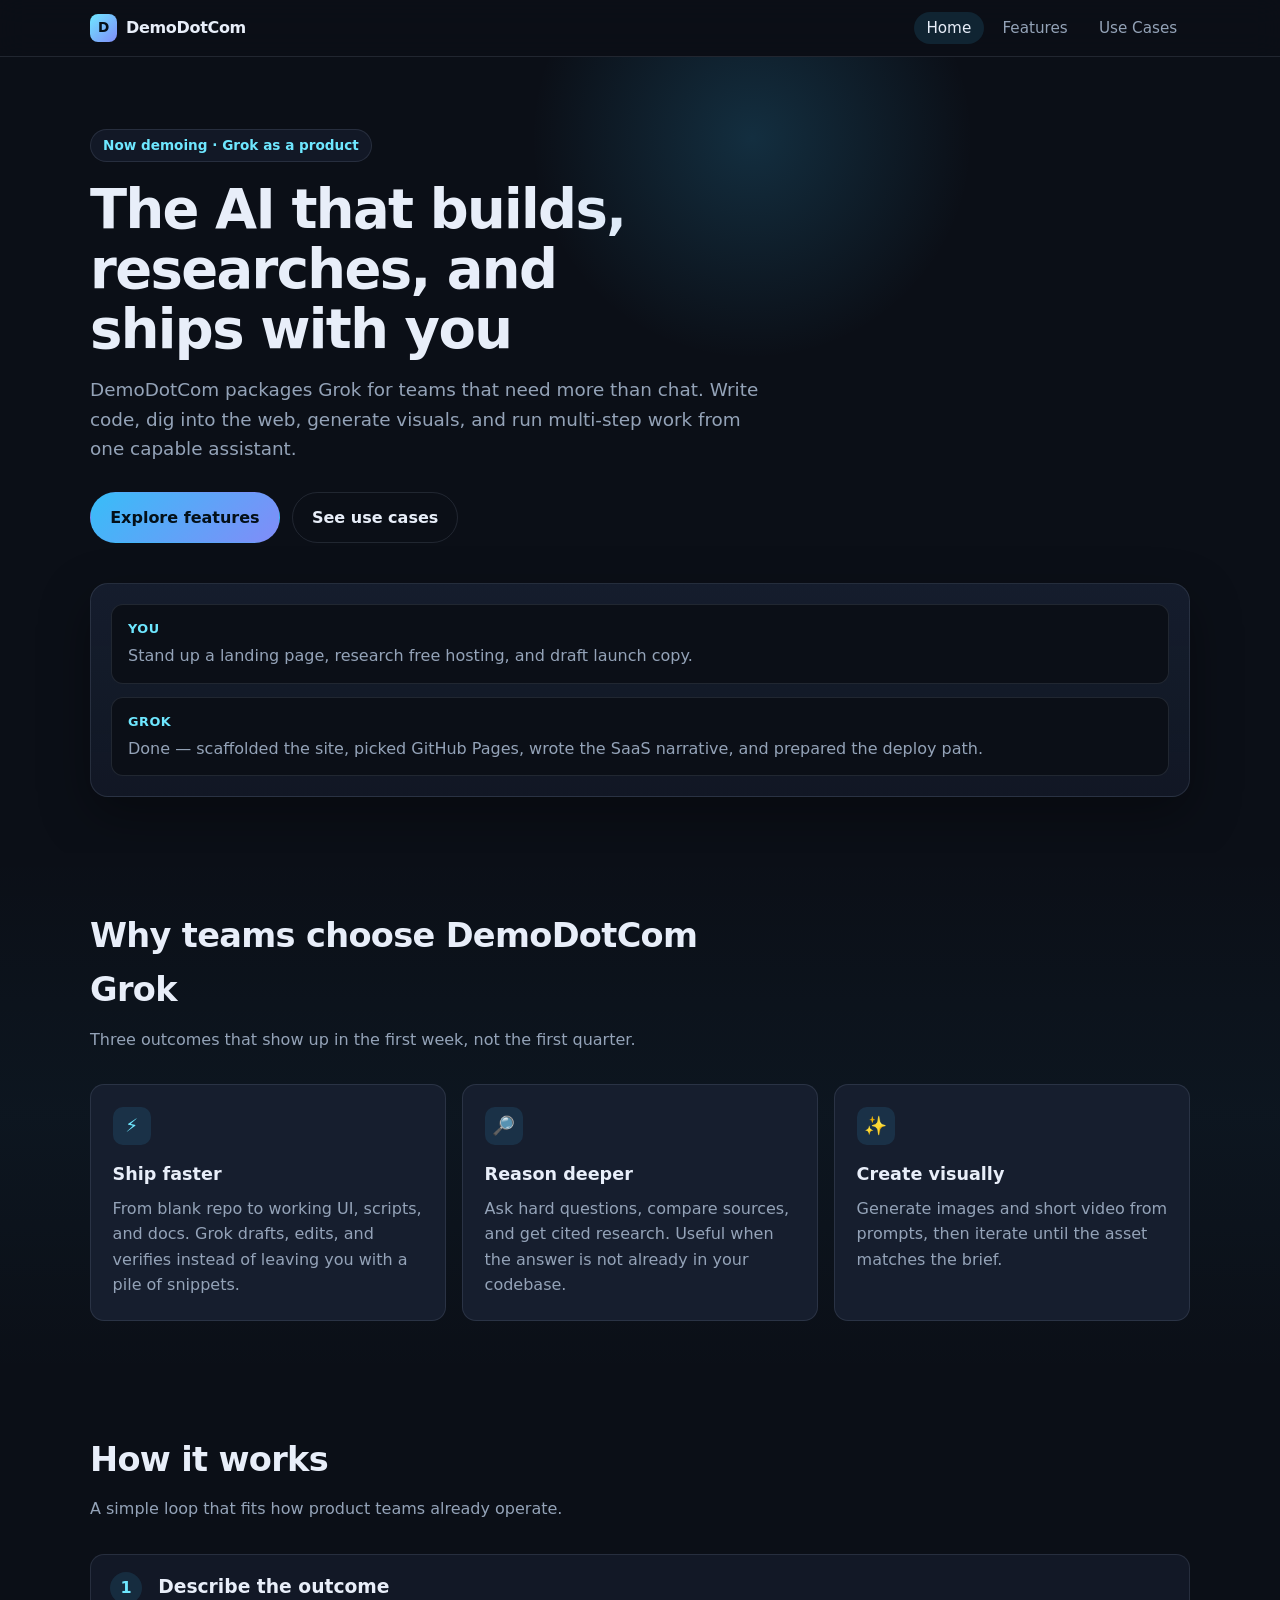
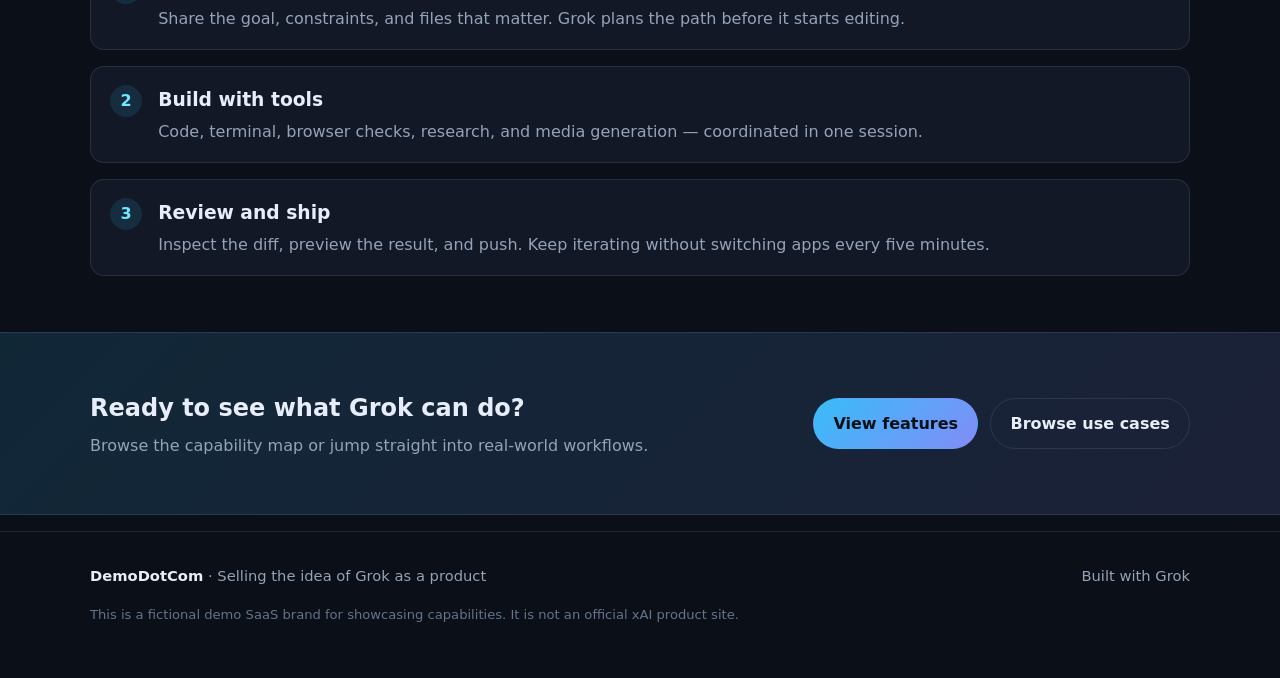
<file: index.html>
<!DOCTYPE html>
<html lang="en">
<head>
  <meta charset="UTF-8">
  <meta name="viewport" content="width=device-width, initial-scale=1">
  <title>DemoDotCom — Ship faster with Grok</title>
  <meta name="description" content="DemoDotCom is a demo SaaS site showcasing Grok: build software, research the web, and create assets with one AI product.">
  <link rel="stylesheet" href="./css/styles.css">
</head>
<body>
  <header class="site-header">
    <div class="container nav">
      <a class="logo" href="./index.html">
        <span class="logo-mark" aria-hidden="true">D</span>
        DemoDotCom
      </a>
      <button class="nav-toggle" type="button" aria-expanded="false" aria-controls="site-nav">Menu</button>
      <ul class="nav-links" id="site-nav">
        <li><a href="./index.html" aria-current="page">Home</a></li>
        <li><a href="./features.html">Features</a></li>
        <li><a href="./use-cases.html">Use Cases</a></li>
      </ul>
    </div>
  </header>

  <main>
    <section class="hero">
      <div class="container">
        <div class="eyebrow">Now demoing · Grok as a product</div>
        <h1>The AI that builds, researches, and ships with you</h1>
        <p class="hero-lead">
          DemoDotCom packages Grok for teams that need more than chat.
          Write code, dig into the web, generate visuals, and run multi-step work
          from one capable assistant.
        </p>
        <div class="btn-row">
          <a class="btn btn-primary" href="./features.html">Explore features</a>
          <a class="btn btn-secondary" href="./use-cases.html">See use cases</a>
        </div>

        <div class="hero-panel" aria-label="Example conversation">
          <div class="chat-line">
            <strong>You</strong>
            <p>Stand up a landing page, research free hosting, and draft launch copy.</p>
          </div>
          <div class="chat-line">
            <strong>Grok</strong>
            <p>Done — scaffolded the site, picked GitHub Pages, wrote the SaaS narrative, and prepared the deploy path.</p>
          </div>
        </div>
      </div>
    </section>

    <section class="pillars">
      <div class="container">
        <div class="section-head">
          <h2>Why teams choose DemoDotCom Grok</h2>
          <p>Three outcomes that show up in the first week, not the first quarter.</p>
        </div>
        <div class="grid-3">
          <article class="card">
            <div class="icon" aria-hidden="true">⚡</div>
            <h3>Ship faster</h3>
            <p>From blank repo to working UI, scripts, and docs. Grok drafts, edits, and verifies instead of leaving you with a pile of snippets.</p>
          </article>
          <article class="card">
            <div class="icon" aria-hidden="true">🔎</div>
            <h3>Reason deeper</h3>
            <p>Ask hard questions, compare sources, and get cited research. Useful when the answer is not already in your codebase.</p>
          </article>
          <article class="card">
            <div class="icon" aria-hidden="true">✨</div>
            <h3>Create visually</h3>
            <p>Generate images and short video from prompts, then iterate until the asset matches the brief.</p>
          </article>
        </div>
      </div>
    </section>

    <section>
      <div class="container">
        <div class="section-head">
          <h2>How it works</h2>
          <p>A simple loop that fits how product teams already operate.</p>
        </div>
        <div class="steps">
          <div class="step">
            <div class="step-num">1</div>
            <div>
              <h3>Describe the outcome</h3>
              <p>Share the goal, constraints, and files that matter. Grok plans the path before it starts editing.</p>
            </div>
          </div>
          <div class="step">
            <div class="step-num">2</div>
            <div>
              <h3>Build with tools</h3>
              <p>Code, terminal, browser checks, research, and media generation — coordinated in one session.</p>
            </div>
          </div>
          <div class="step">
            <div class="step-num">3</div>
            <div>
              <h3>Review and ship</h3>
              <p>Inspect the diff, preview the result, and push. Keep iterating without switching apps every five minutes.</p>
            </div>
          </div>
        </div>
      </div>
    </section>

    <section class="cta-band">
      <div class="container inner">
        <div>
          <h2>Ready to see what Grok can do?</h2>
          <p>Browse the capability map or jump straight into real-world workflows.</p>
        </div>
        <div class="btn-row">
          <a class="btn btn-primary" href="./features.html">View features</a>
          <a class="btn btn-secondary" href="./use-cases.html">Browse use cases</a>
        </div>
      </div>
    </section>
  </main>

  <footer class="site-footer">
    <div class="container">
      <div class="footer-grid">
        <div><strong>DemoDotCom</strong> · Selling the idea of Grok as a product</div>
        <div>Built with Grok</div>
      </div>
      <p class="disclaimer">This is a fictional demo SaaS brand for showcasing capabilities. It is not an official xAI product site.</p>
    </div>
  </footer>

  <script src="./js/main.js"></script>
</body>
</html>
</file>
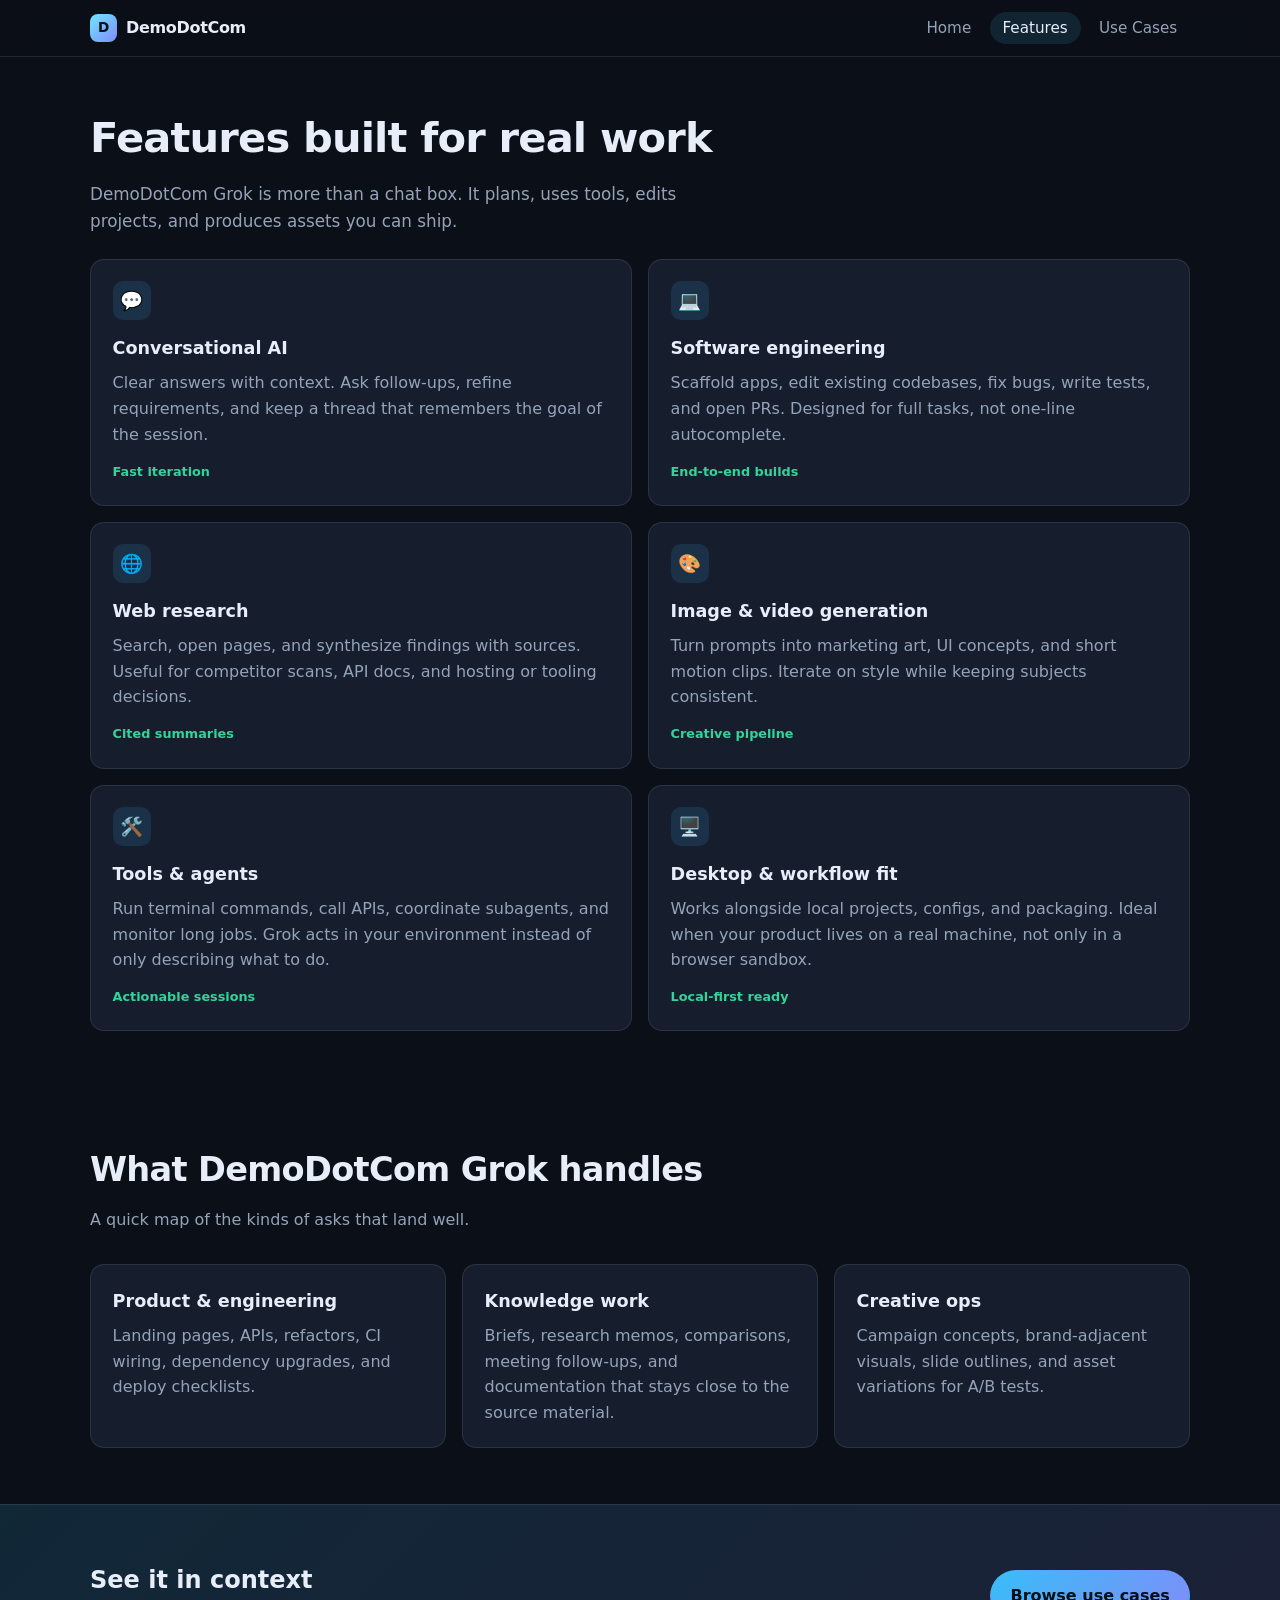
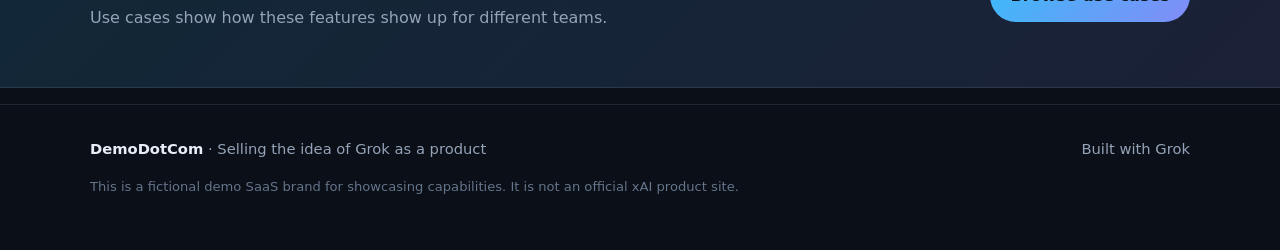
<file: features.html>
<!DOCTYPE html>
<html lang="en">
<head>
  <meta charset="UTF-8">
  <meta name="viewport" content="width=device-width, initial-scale=1">
  <title>Features — DemoDotCom</title>
  <meta name="description" content="Explore DemoDotCom Grok features: coding, research, image generation, agents, and desktop workflows.">
  <link rel="stylesheet" href="./css/styles.css">
</head>
<body>
  <header class="site-header">
    <div class="container nav">
      <a class="logo" href="./index.html">
        <span class="logo-mark" aria-hidden="true">D</span>
        DemoDotCom
      </a>
      <button class="nav-toggle" type="button" aria-expanded="false" aria-controls="site-nav">Menu</button>
      <ul class="nav-links" id="site-nav">
        <li><a href="./index.html">Home</a></li>
        <li><a href="./features.html" aria-current="page">Features</a></li>
        <li><a href="./use-cases.html">Use Cases</a></li>
      </ul>
    </div>
  </header>

  <main>
    <section class="page-hero">
      <div class="container">
        <h1>Features built for real work</h1>
        <p>
          DemoDotCom Grok is more than a chat box. It plans, uses tools, edits projects,
          and produces assets you can ship.
        </p>
      </div>
    </section>

    <section class="feature-list" style="padding-top: 0;">
      <div class="container grid-2">
        <article class="card">
          <div class="icon" aria-hidden="true">💬</div>
          <h3>Conversational AI</h3>
          <p>Clear answers with context. Ask follow-ups, refine requirements, and keep a thread that remembers the goal of the session.</p>
          <span class="tag">Fast iteration</span>
        </article>
        <article class="card">
          <div class="icon" aria-hidden="true">💻</div>
          <h3>Software engineering</h3>
          <p>Scaffold apps, edit existing codebases, fix bugs, write tests, and open PRs. Designed for full tasks, not one-line autocomplete.</p>
          <span class="tag">End-to-end builds</span>
        </article>
        <article class="card">
          <div class="icon" aria-hidden="true">🌐</div>
          <h3>Web research</h3>
          <p>Search, open pages, and synthesize findings with sources. Useful for competitor scans, API docs, and hosting or tooling decisions.</p>
          <span class="tag">Cited summaries</span>
        </article>
        <article class="card">
          <div class="icon" aria-hidden="true">🎨</div>
          <h3>Image &amp; video generation</h3>
          <p>Turn prompts into marketing art, UI concepts, and short motion clips. Iterate on style while keeping subjects consistent.</p>
          <span class="tag">Creative pipeline</span>
        </article>
        <article class="card">
          <div class="icon" aria-hidden="true">🛠️</div>
          <h3>Tools &amp; agents</h3>
          <p>Run terminal commands, call APIs, coordinate subagents, and monitor long jobs. Grok acts in your environment instead of only describing what to do.</p>
          <span class="tag">Actionable sessions</span>
        </article>
        <article class="card">
          <div class="icon" aria-hidden="true">🖥️</div>
          <h3>Desktop &amp; workflow fit</h3>
          <p>Works alongside local projects, configs, and packaging. Ideal when your product lives on a real machine, not only in a browser sandbox.</p>
          <span class="tag">Local-first ready</span>
        </article>
      </div>
    </section>

    <section>
      <div class="container">
        <div class="section-head">
          <h2>What DemoDotCom Grok handles</h2>
          <p>A quick map of the kinds of asks that land well.</p>
        </div>
        <div class="grid-3">
          <article class="card">
            <h3>Product &amp; engineering</h3>
            <p>Landing pages, APIs, refactors, CI wiring, dependency upgrades, and deploy checklists.</p>
          </article>
          <article class="card">
            <h3>Knowledge work</h3>
            <p>Briefs, research memos, comparisons, meeting follow-ups, and documentation that stays close to the source material.</p>
          </article>
          <article class="card">
            <h3>Creative ops</h3>
            <p>Campaign concepts, brand-adjacent visuals, slide outlines, and asset variations for A/B tests.</p>
          </article>
        </div>
      </div>
    </section>

    <section class="cta-band">
      <div class="container inner">
        <div>
          <h2>See it in context</h2>
          <p>Use cases show how these features show up for different teams.</p>
        </div>
        <a class="btn btn-primary" href="./use-cases.html">Browse use cases</a>
      </div>
    </section>
  </main>

  <footer class="site-footer">
    <div class="container">
      <div class="footer-grid">
        <div><strong>DemoDotCom</strong> · Selling the idea of Grok as a product</div>
        <div>Built with Grok</div>
      </div>
      <p class="disclaimer">This is a fictional demo SaaS brand for showcasing capabilities. It is not an official xAI product site.</p>
    </div>
  </footer>

  <script src="./js/main.js"></script>
</body>
</html>
</file>
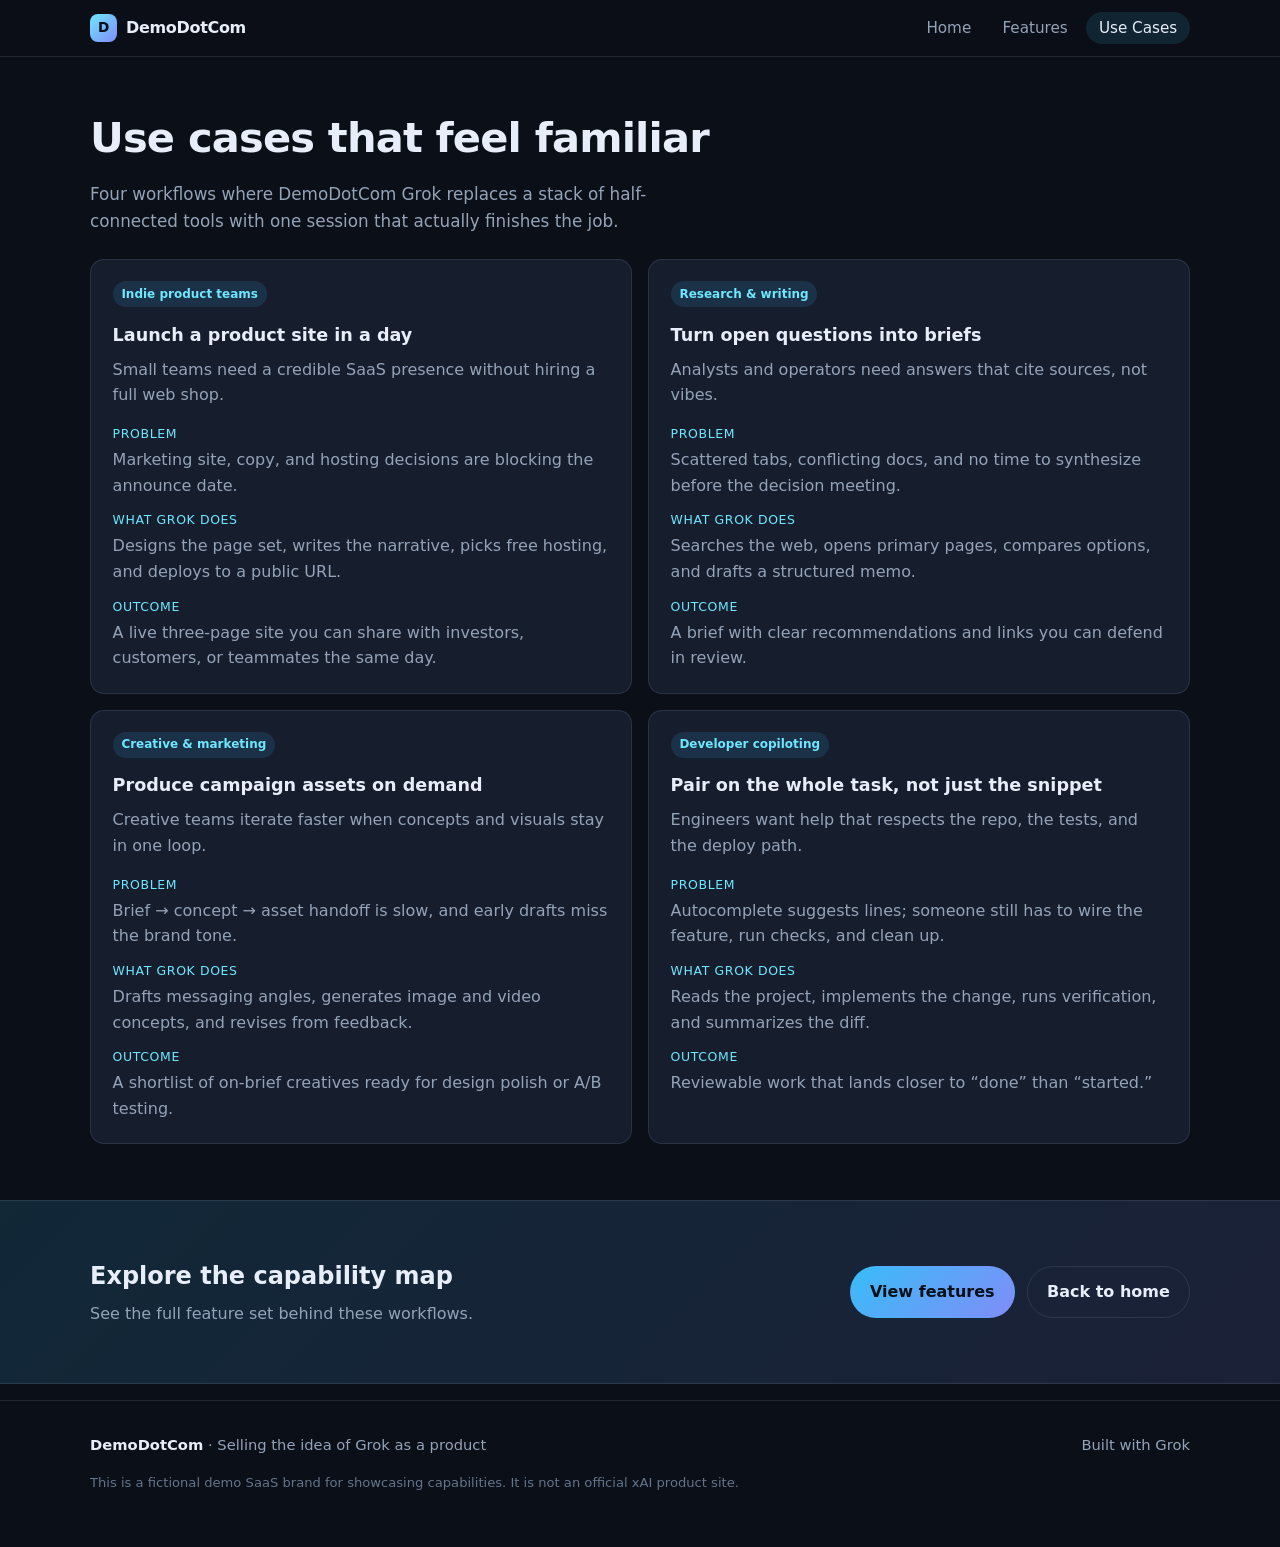
<file: use-cases.html>
<!DOCTYPE html>
<html lang="en">
<head>
  <meta charset="UTF-8">
  <meta name="viewport" content="width=device-width, initial-scale=1">
  <title>Use Cases — DemoDotCom</title>
  <meta name="description" content="DemoDotCom use cases: indie product teams, research and writing, creative marketing, and developer copiloting with Grok.">
  <link rel="stylesheet" href="./css/styles.css">
</head>
<body>
  <header class="site-header">
    <div class="container nav">
      <a class="logo" href="./index.html">
        <span class="logo-mark" aria-hidden="true">D</span>
        DemoDotCom
      </a>
      <button class="nav-toggle" type="button" aria-expanded="false" aria-controls="site-nav">Menu</button>
      <ul class="nav-links" id="site-nav">
        <li><a href="./index.html">Home</a></li>
        <li><a href="./features.html">Features</a></li>
        <li><a href="./use-cases.html" aria-current="page">Use Cases</a></li>
      </ul>
    </div>
  </header>

  <main>
    <section class="page-hero">
      <div class="container">
        <h1>Use cases that feel familiar</h1>
        <p>
          Four workflows where DemoDotCom Grok replaces a stack of half-connected tools
          with one session that actually finishes the job.
        </p>
      </div>
    </section>

    <section style="padding-top: 0;">
      <div class="container grid-2">
        <article class="card use-case">
          <div class="meta">
            <span class="badge">Indie product teams</span>
          </div>
          <h3>Launch a product site in a day</h3>
          <p>Small teams need a credible SaaS presence without hiring a full web shop.</p>
          <dl>
            <div>
              <dt>Problem</dt>
              <dd>Marketing site, copy, and hosting decisions are blocking the announce date.</dd>
            </div>
            <div>
              <dt>What Grok does</dt>
              <dd>Designs the page set, writes the narrative, picks free hosting, and deploys to a public URL.</dd>
            </div>
            <div>
              <dt>Outcome</dt>
              <dd>A live three-page site you can share with investors, customers, or teammates the same day.</dd>
            </div>
          </dl>
        </article>

        <article class="card use-case">
          <div class="meta">
            <span class="badge">Research &amp; writing</span>
          </div>
          <h3>Turn open questions into briefs</h3>
          <p>Analysts and operators need answers that cite sources, not vibes.</p>
          <dl>
            <div>
              <dt>Problem</dt>
              <dd>Scattered tabs, conflicting docs, and no time to synthesize before the decision meeting.</dd>
            </div>
            <div>
              <dt>What Grok does</dt>
              <dd>Searches the web, opens primary pages, compares options, and drafts a structured memo.</dd>
            </div>
            <div>
              <dt>Outcome</dt>
              <dd>A brief with clear recommendations and links you can defend in review.</dd>
            </div>
          </dl>
        </article>

        <article class="card use-case">
          <div class="meta">
            <span class="badge">Creative &amp; marketing</span>
          </div>
          <h3>Produce campaign assets on demand</h3>
          <p>Creative teams iterate faster when concepts and visuals stay in one loop.</p>
          <dl>
            <div>
              <dt>Problem</dt>
              <dd>Brief → concept → asset handoff is slow, and early drafts miss the brand tone.</dd>
            </div>
            <div>
              <dt>What Grok does</dt>
              <dd>Drafts messaging angles, generates image and video concepts, and revises from feedback.</dd>
            </div>
            <div>
              <dt>Outcome</dt>
              <dd>A shortlist of on-brief creatives ready for design polish or A/B testing.</dd>
            </div>
          </dl>
        </article>

        <article class="card use-case">
          <div class="meta">
            <span class="badge">Developer copiloting</span>
          </div>
          <h3>Pair on the whole task, not just the snippet</h3>
          <p>Engineers want help that respects the repo, the tests, and the deploy path.</p>
          <dl>
            <div>
              <dt>Problem</dt>
              <dd>Autocomplete suggests lines; someone still has to wire the feature, run checks, and clean up.</dd>
            </div>
            <div>
              <dt>What Grok does</dt>
              <dd>Reads the project, implements the change, runs verification, and summarizes the diff.</dd>
            </div>
            <div>
              <dt>Outcome</dt>
              <dd>Reviewable work that lands closer to “done” than “started.”</dd>
            </div>
          </dl>
        </article>
      </div>
    </section>

    <section class="cta-band">
      <div class="container inner">
        <div>
          <h2>Explore the capability map</h2>
          <p>See the full feature set behind these workflows.</p>
        </div>
        <div class="btn-row">
          <a class="btn btn-primary" href="./features.html">View features</a>
          <a class="btn btn-secondary" href="./index.html">Back to home</a>
        </div>
      </div>
    </section>
  </main>

  <footer class="site-footer">
    <div class="container">
      <div class="footer-grid">
        <div><strong>DemoDotCom</strong> · Selling the idea of Grok as a product</div>
        <div>Built with Grok</div>
      </div>
      <p class="disclaimer">This is a fictional demo SaaS brand for showcasing capabilities. It is not an official xAI product site.</p>
    </div>
  </footer>

  <script src="./js/main.js"></script>
</body>
</html>
</file>
<file: css/styles.css>
/* DemoDotCom — SaaS demo styles */
:root {
  --bg: #0b0f17;
  --bg-elevated: #121826;
  --bg-card: #161e2e;
  --border: rgba(148, 163, 184, 0.16);
  --text: #e8eef9;
  --text-muted: #94a3b8;
  --accent: #6ee7ff;
  --accent-strong: #38bdf8;
  --accent-soft: rgba(56, 189, 248, 0.12);
  --success: #34d399;
  --radius: 14px;
  --shadow: 0 18px 50px rgba(0, 0, 0, 0.35);
  --font: "Segoe UI", system-ui, -apple-system, sans-serif;
  --max: 1100px;
}

*,
*::before,
*::after {
  box-sizing: border-box;
}

html {
  scroll-behavior: smooth;
}

body {
  margin: 0;
  font-family: var(--font);
  background: var(--bg);
  color: var(--text);
  line-height: 1.6;
  min-height: 100vh;
}

img {
  max-width: 100%;
  display: block;
}

a {
  color: var(--accent-strong);
  text-decoration: none;
}

a:hover {
  text-decoration: underline;
}

.container {
  width: min(100% - 2rem, var(--max));
  margin-inline: auto;
}

/* Header */
.site-header {
  position: sticky;
  top: 0;
  z-index: 100;
  backdrop-filter: blur(14px);
  background: rgba(11, 15, 23, 0.82);
  border-bottom: 1px solid var(--border);
}

.nav {
  display: flex;
  align-items: center;
  justify-content: space-between;
  gap: 1rem;
  padding: 0.9rem 0;
}

.logo {
  display: inline-flex;
  align-items: center;
  gap: 0.55rem;
  color: var(--text);
  font-weight: 700;
  letter-spacing: -0.02em;
  text-decoration: none;
}

.logo:hover {
  text-decoration: none;
}

.logo-mark {
  width: 1.7rem;
  height: 1.7rem;
  border-radius: 8px;
  background: linear-gradient(135deg, var(--accent), #818cf8);
  display: grid;
  place-items: center;
  color: #041018;
  font-size: 0.85rem;
  font-weight: 800;
}

.nav-links {
  display: flex;
  align-items: center;
  gap: 0.35rem;
  list-style: none;
  margin: 0;
  padding: 0;
}

.nav-links a {
  color: var(--text-muted);
  padding: 0.45rem 0.8rem;
  border-radius: 999px;
  text-decoration: none;
  font-size: 0.95rem;
}

.nav-links a:hover,
.nav-links a[aria-current="page"] {
  color: var(--text);
  background: var(--accent-soft);
  text-decoration: none;
}

.nav-toggle {
  display: none;
  background: transparent;
  border: 1px solid var(--border);
  color: var(--text);
  border-radius: 10px;
  padding: 0.45rem 0.7rem;
  cursor: pointer;
}

/* Buttons */
.btn {
  display: inline-flex;
  align-items: center;
  justify-content: center;
  gap: 0.4rem;
  padding: 0.75rem 1.2rem;
  border-radius: 999px;
  font-weight: 600;
  border: 1px solid transparent;
  cursor: pointer;
  text-decoration: none;
  transition: transform 0.15s ease, background 0.15s ease, border-color 0.15s ease;
}

.btn:hover {
  text-decoration: none;
  transform: translateY(-1px);
}

.btn-primary {
  background: linear-gradient(135deg, var(--accent-strong), #818cf8);
  color: #041018;
}

.btn-primary:hover {
  filter: brightness(1.05);
}

.btn-secondary {
  background: transparent;
  border-color: var(--border);
  color: var(--text);
}

.btn-secondary:hover {
  border-color: var(--accent-strong);
  background: var(--accent-soft);
}

.btn-row {
  display: flex;
  flex-wrap: wrap;
  gap: 0.75rem;
}

/* Hero */
.hero {
  padding: 4.5rem 0 3.5rem;
  position: relative;
  overflow: hidden;
}

.hero::before {
  content: "";
  position: absolute;
  inset: -20% auto auto 40%;
  width: 480px;
  height: 480px;
  background: radial-gradient(circle, rgba(56, 189, 248, 0.18), transparent 65%);
  pointer-events: none;
}

.eyebrow {
  display: inline-flex;
  align-items: center;
  gap: 0.4rem;
  padding: 0.3rem 0.75rem;
  border-radius: 999px;
  border: 1px solid var(--border);
  background: var(--bg-elevated);
  color: var(--accent);
  font-size: 0.85rem;
  font-weight: 600;
  margin-bottom: 1.1rem;
}

.hero h1 {
  font-size: clamp(2.2rem, 5vw, 3.4rem);
  line-height: 1.1;
  letter-spacing: -0.03em;
  margin: 0 0 1rem;
  max-width: 16ch;
}

.hero-lead {
  font-size: 1.15rem;
  color: var(--text-muted);
  max-width: 42rem;
  margin: 0 0 1.75rem;
}

.hero-panel {
  margin-top: 2.5rem;
  background: linear-gradient(180deg, rgba(22, 30, 46, 0.95), rgba(18, 24, 38, 0.9));
  border: 1px solid var(--border);
  border-radius: calc(var(--radius) + 4px);
  box-shadow: var(--shadow);
  padding: 1.25rem;
  display: grid;
  gap: 0.85rem;
}

.chat-line {
  display: grid;
  gap: 0.25rem;
  padding: 0.85rem 1rem;
  border-radius: 12px;
  background: var(--bg);
  border: 1px solid var(--border);
}

.chat-line strong {
  font-size: 0.8rem;
  color: var(--accent);
  text-transform: uppercase;
  letter-spacing: 0.04em;
}

.chat-line p {
  margin: 0;
  color: var(--text-muted);
}

/* Sections */
section {
  padding: 3.5rem 0;
}

.section-head {
  max-width: 40rem;
  margin-bottom: 2rem;
}

.section-head h2 {
  margin: 0 0 0.6rem;
  font-size: clamp(1.6rem, 3vw, 2.1rem);
  letter-spacing: -0.02em;
}

.section-head p {
  margin: 0;
  color: var(--text-muted);
}

.grid-3 {
  display: grid;
  grid-template-columns: repeat(3, 1fr);
  gap: 1rem;
}

.grid-2 {
  display: grid;
  grid-template-columns: repeat(2, 1fr);
  gap: 1rem;
}

.card {
  background: var(--bg-card);
  border: 1px solid var(--border);
  border-radius: var(--radius);
  padding: 1.35rem;
}

.card h3 {
  margin: 0 0 0.5rem;
  font-size: 1.1rem;
}

.card p {
  margin: 0;
  color: var(--text-muted);
}

.card .icon {
  width: 2.4rem;
  height: 2.4rem;
  border-radius: 10px;
  display: grid;
  place-items: center;
  background: var(--accent-soft);
  color: var(--accent);
  margin-bottom: 0.9rem;
  font-size: 1.15rem;
}

.pillars {
  background: linear-gradient(180deg, transparent, rgba(56, 189, 248, 0.04), transparent);
}

.steps {
  counter-reset: step;
  display: grid;
  gap: 1rem;
}

.step {
  display: grid;
  grid-template-columns: auto 1fr;
  gap: 1rem;
  align-items: start;
  padding: 1.1rem 1.2rem;
  border: 1px solid var(--border);
  border-radius: var(--radius);
  background: var(--bg-elevated);
}

.step-num {
  width: 2rem;
  height: 2rem;
  border-radius: 999px;
  background: var(--accent-soft);
  color: var(--accent);
  display: grid;
  place-items: center;
  font-weight: 700;
}

.step h3 {
  margin: 0 0 0.25rem;
}

.step p {
  margin: 0;
  color: var(--text-muted);
}

.cta-band {
  background: linear-gradient(135deg, rgba(56, 189, 248, 0.14), rgba(129, 140, 248, 0.14));
  border-block: 1px solid var(--border);
}

.cta-band .inner {
  display: flex;
  flex-wrap: wrap;
  align-items: center;
  justify-content: space-between;
  gap: 1.25rem;
}

.cta-band h2 {
  margin: 0 0 0.35rem;
}

.cta-band p {
  margin: 0;
  color: var(--text-muted);
}

/* Feature / use-case specifics */
.feature-list .card {
  min-height: 100%;
}

.tag {
  display: inline-block;
  margin-top: 0.9rem;
  font-size: 0.8rem;
  color: var(--success);
  font-weight: 600;
}

.use-case .meta {
  display: flex;
  flex-wrap: wrap;
  gap: 0.5rem;
  margin-bottom: 0.85rem;
}

.badge {
  font-size: 0.75rem;
  padding: 0.2rem 0.55rem;
  border-radius: 999px;
  background: var(--accent-soft);
  color: var(--accent);
  font-weight: 600;
}

.use-case dl {
  margin: 1rem 0 0;
  display: grid;
  gap: 0.75rem;
}

.use-case dt {
  font-size: 0.78rem;
  text-transform: uppercase;
  letter-spacing: 0.05em;
  color: var(--accent);
  margin: 0;
}

.use-case dd {
  margin: 0.2rem 0 0;
  color: var(--text-muted);
}

.page-hero {
  padding: 3rem 0 1.5rem;
}

.page-hero h1 {
  margin: 0 0 0.6rem;
  font-size: clamp(1.9rem, 4vw, 2.6rem);
  letter-spacing: -0.02em;
}

.page-hero p {
  margin: 0;
  color: var(--text-muted);
  max-width: 40rem;
  font-size: 1.05rem;
}

/* Footer */
.site-footer {
  border-top: 1px solid var(--border);
  padding: 2rem 0 2.5rem;
  margin-top: 1rem;
}

.footer-grid {
  display: flex;
  flex-wrap: wrap;
  justify-content: space-between;
  gap: 1rem;
  color: var(--text-muted);
  font-size: 0.92rem;
}

.footer-grid strong {
  color: var(--text);
}

.disclaimer {
  margin-top: 1rem;
  font-size: 0.82rem;
  color: #64748b;
}

/* Focus */
:focus-visible {
  outline: 2px solid var(--accent-strong);
  outline-offset: 3px;
}

/* Mobile */
@media (max-width: 800px) {
  .nav-toggle {
    display: inline-flex;
  }

  .nav-links {
    display: none;
    position: absolute;
    top: calc(100% + 1px);
    left: 0;
    right: 0;
    flex-direction: column;
    align-items: stretch;
    padding: 0.75rem 1rem 1rem;
    background: rgba(11, 15, 23, 0.97);
    border-bottom: 1px solid var(--border);
  }

  .nav-links.open {
    display: flex;
  }

  .nav-links a {
    padding: 0.75rem 0.9rem;
  }

  .grid-3,
  .grid-2 {
    grid-template-columns: 1fr;
  }

  .hero {
    padding-top: 3rem;
  }
}
</file>
